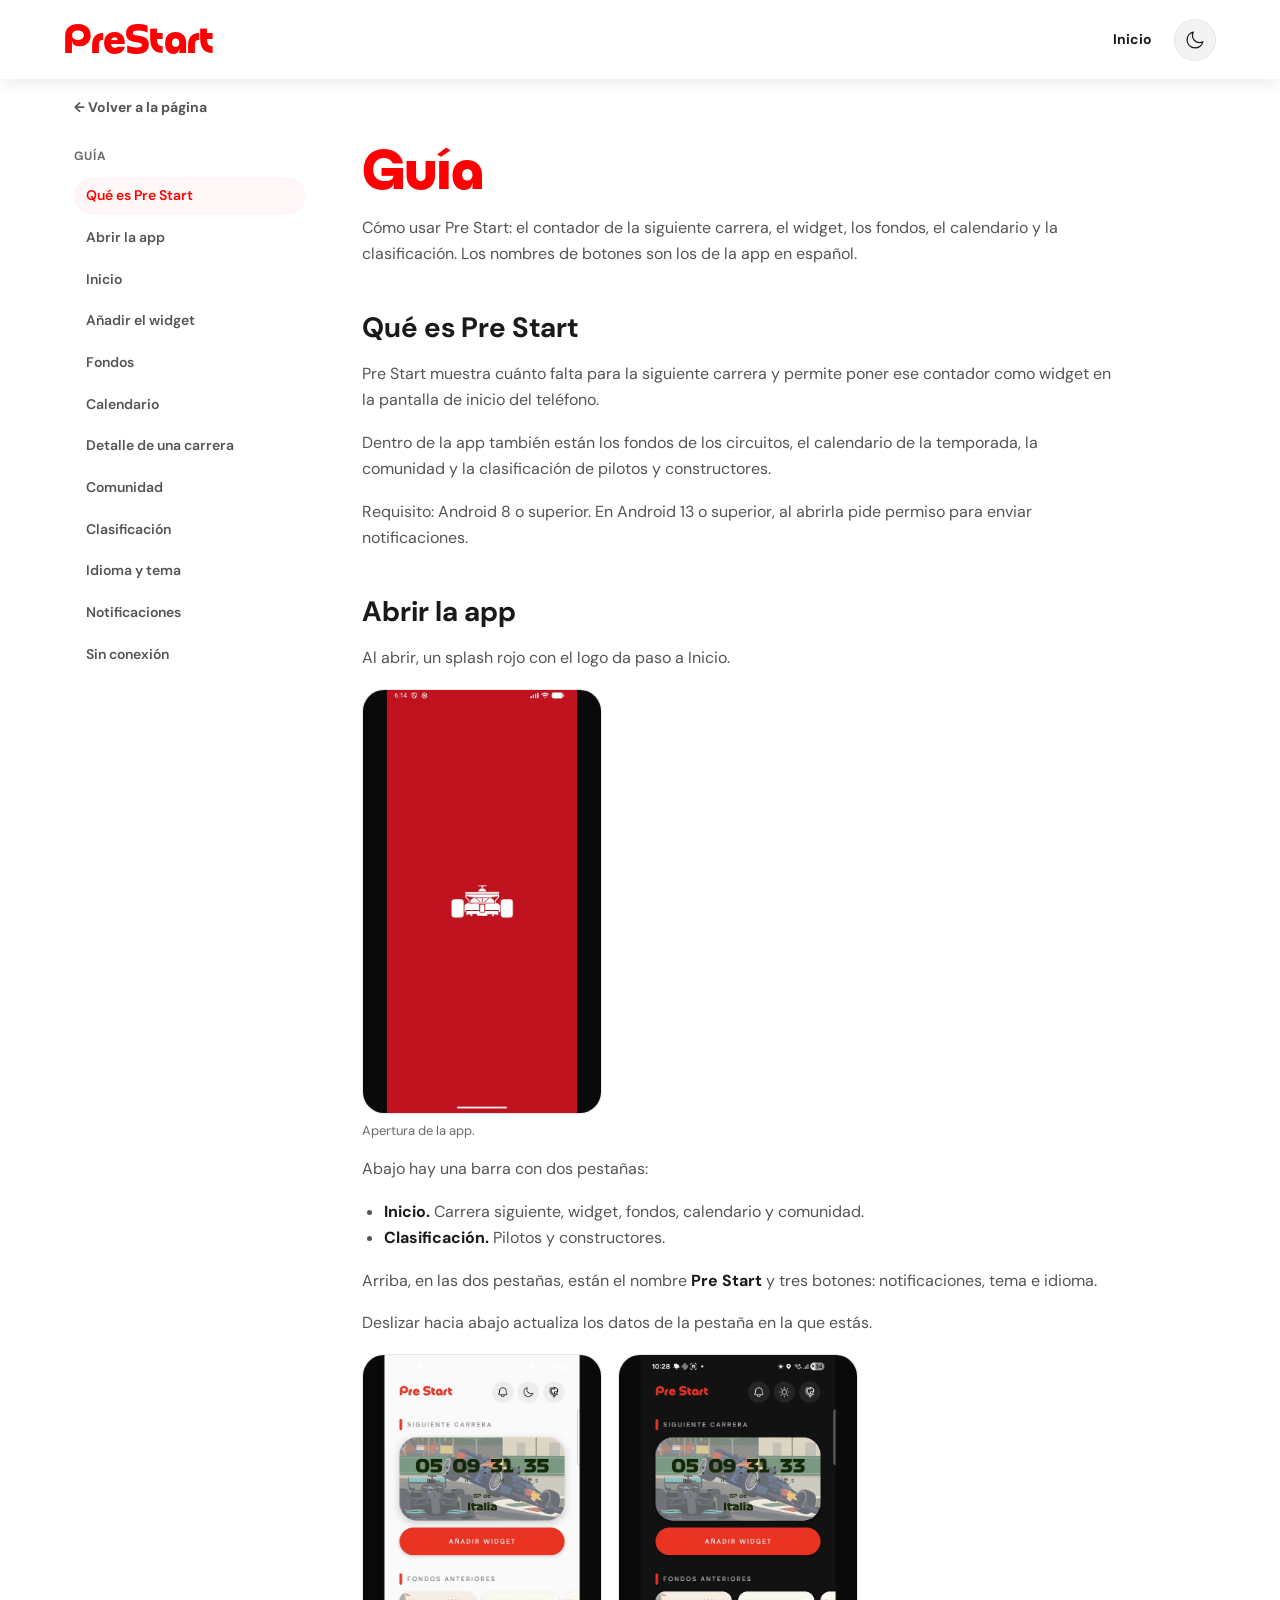
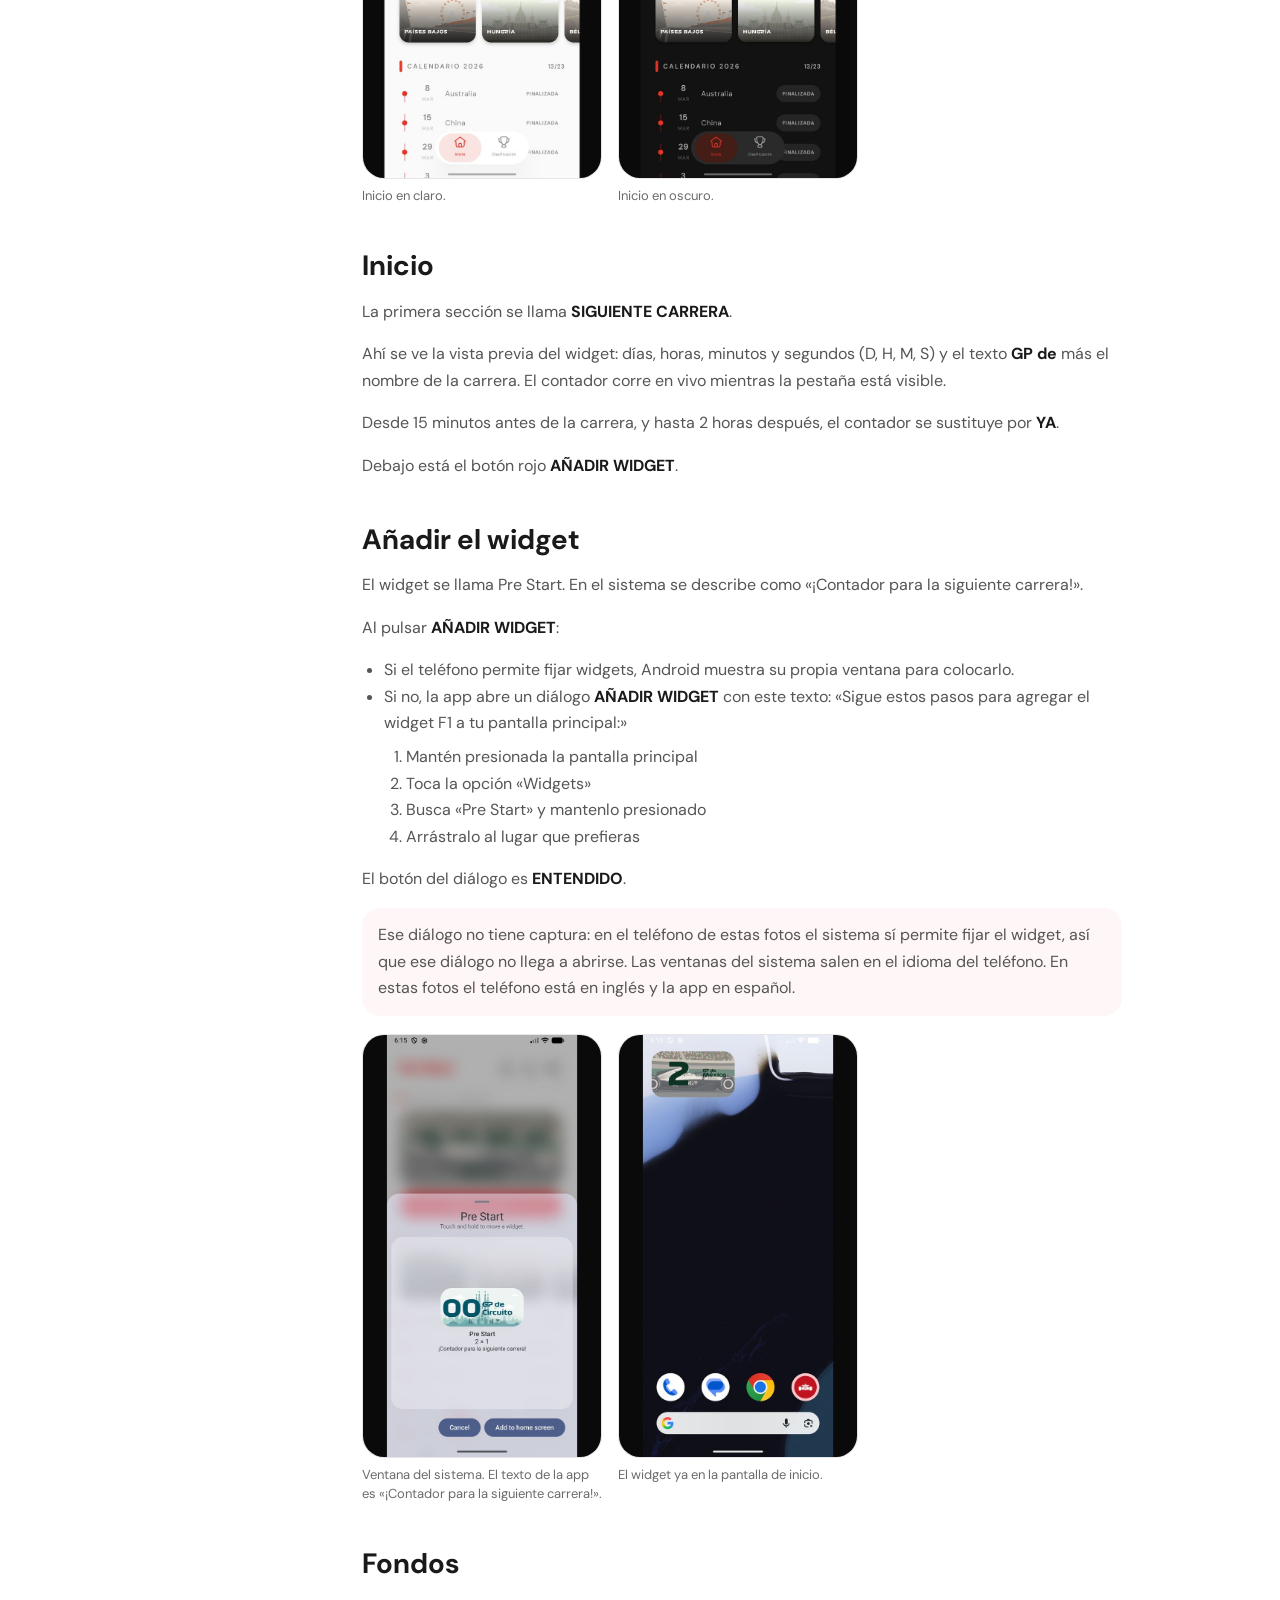
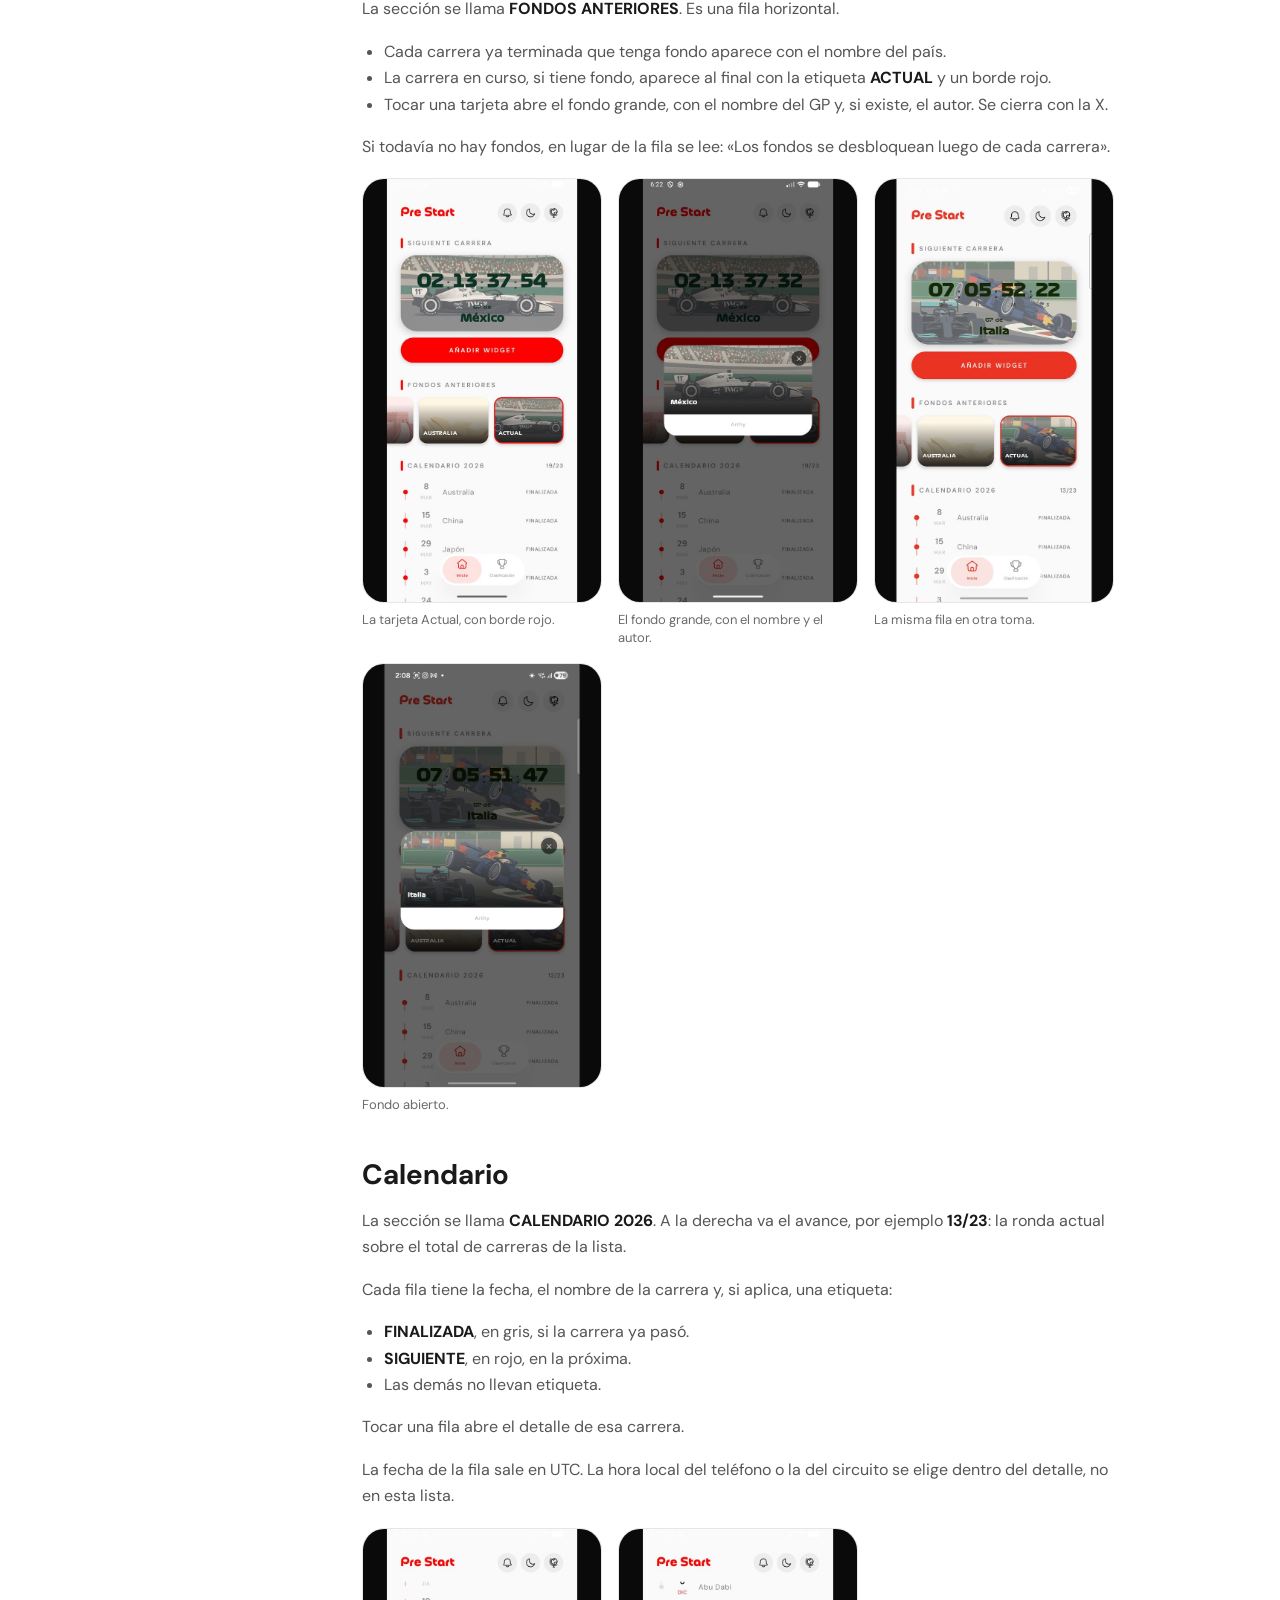
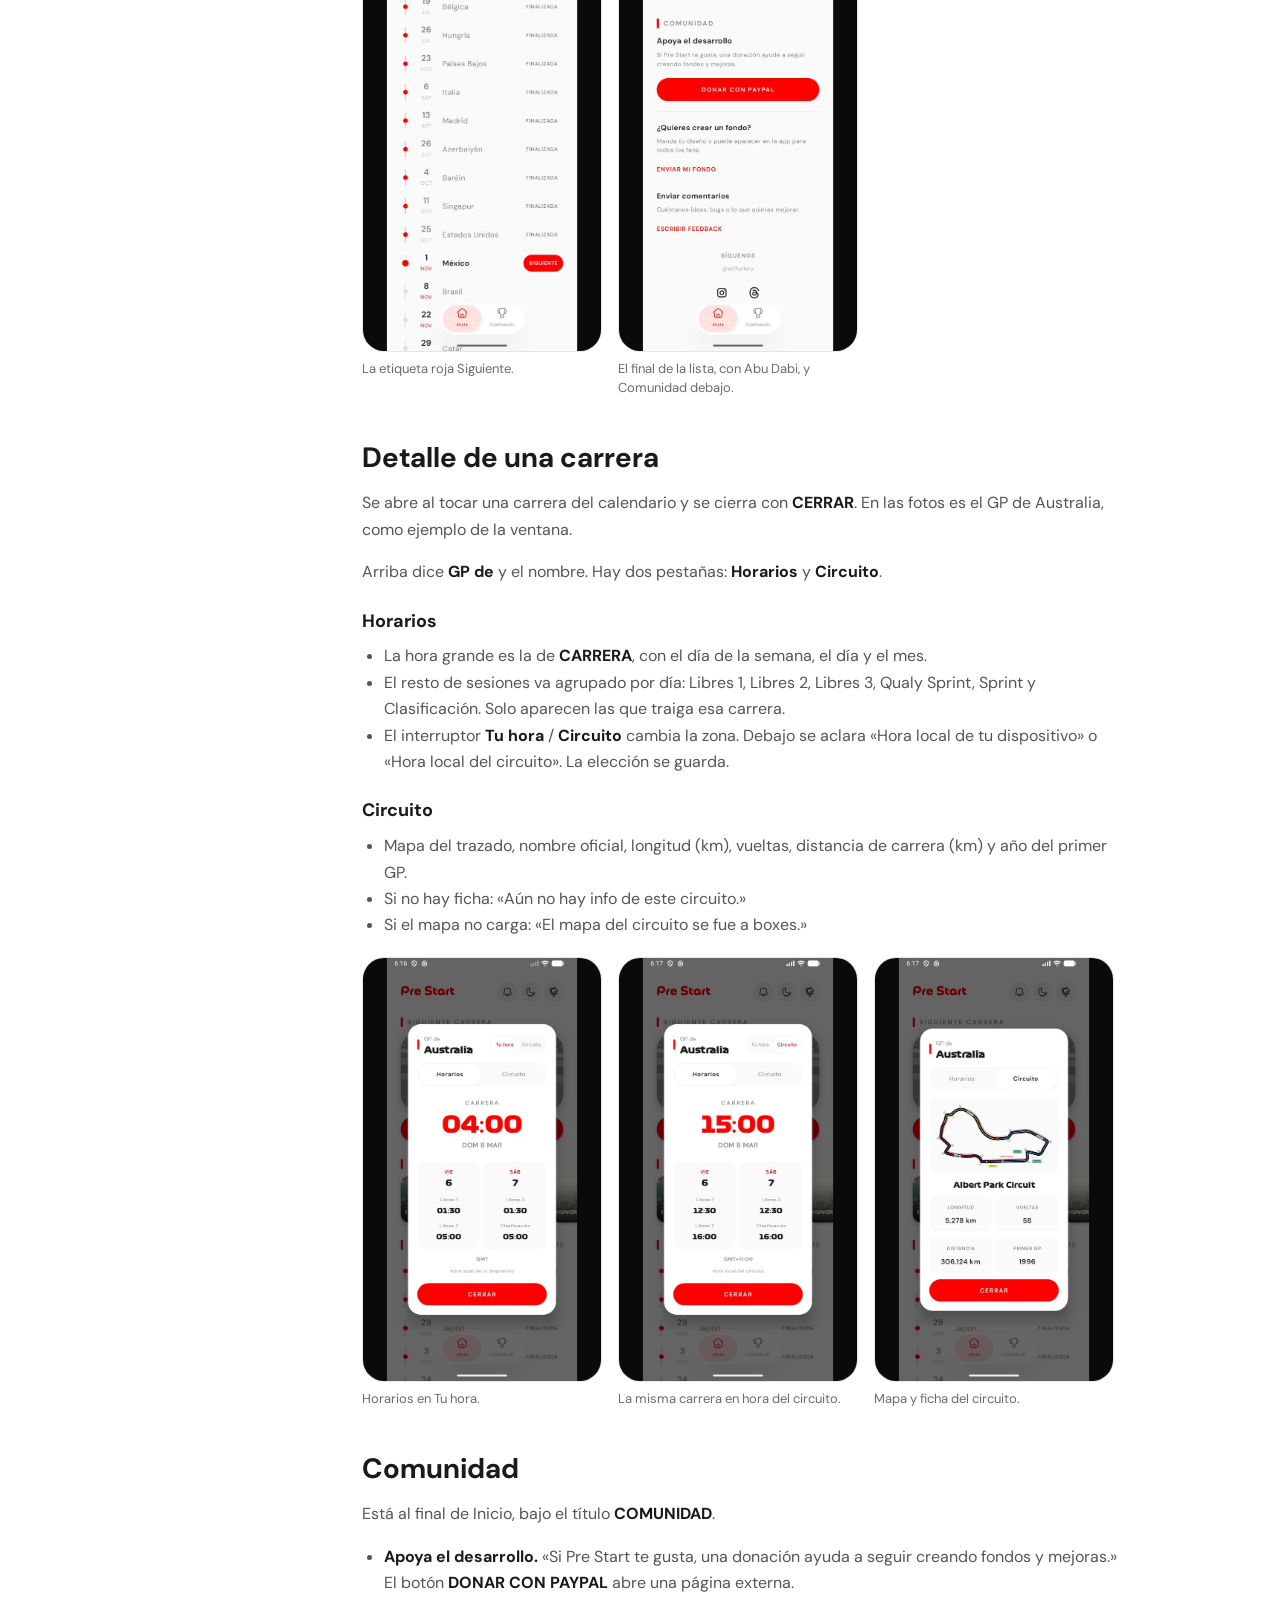
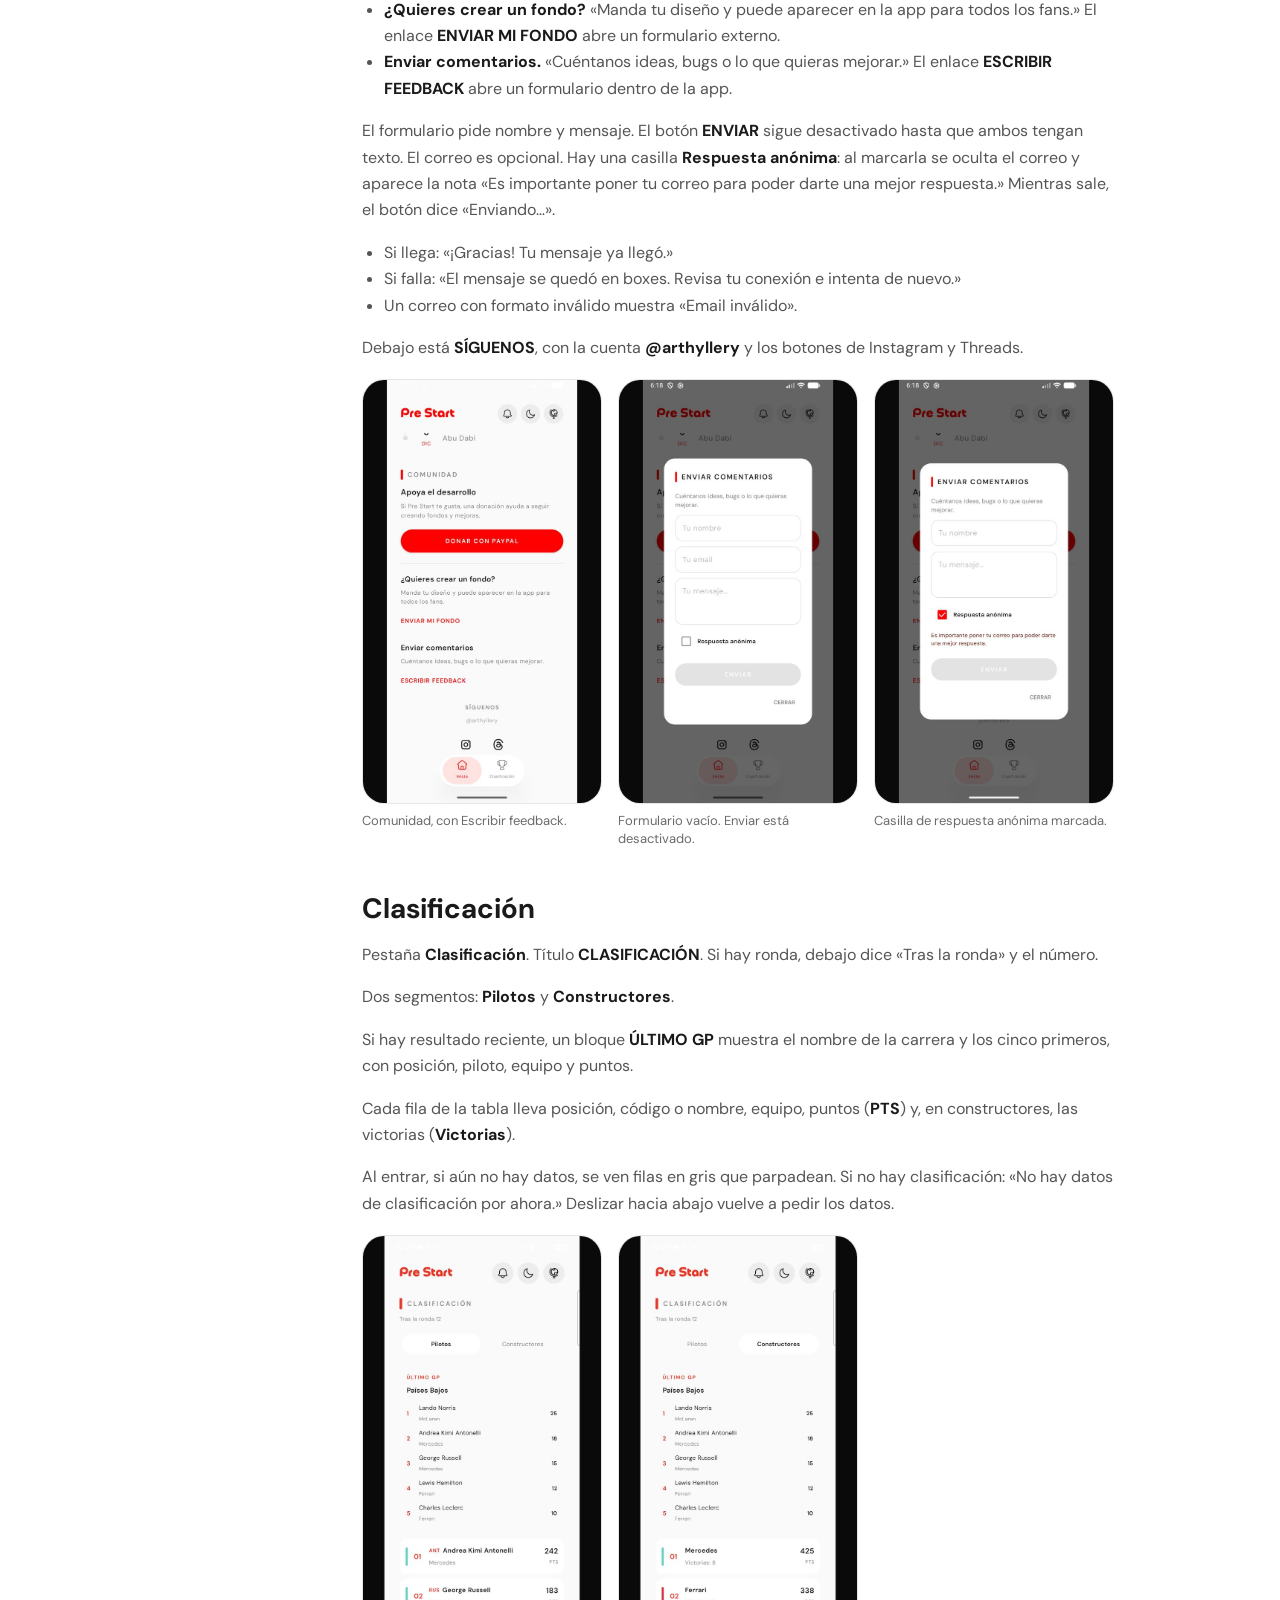
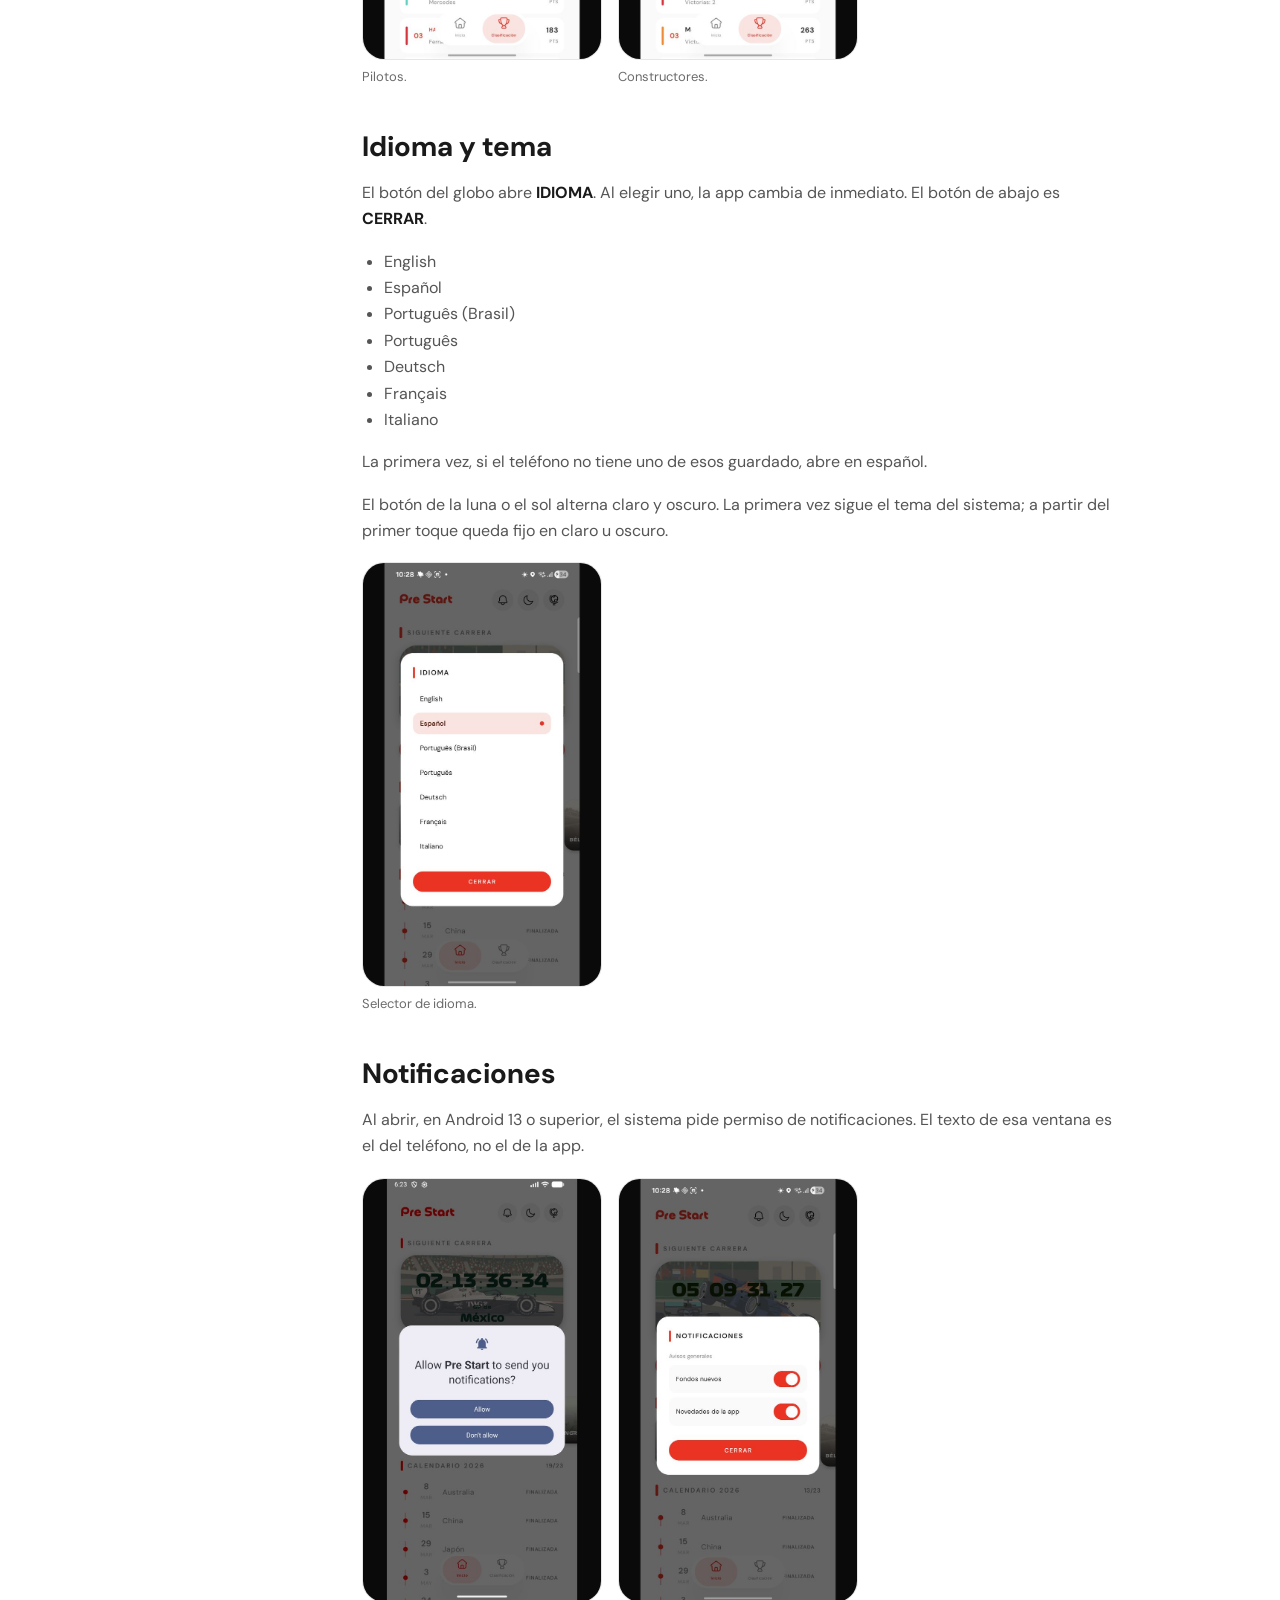
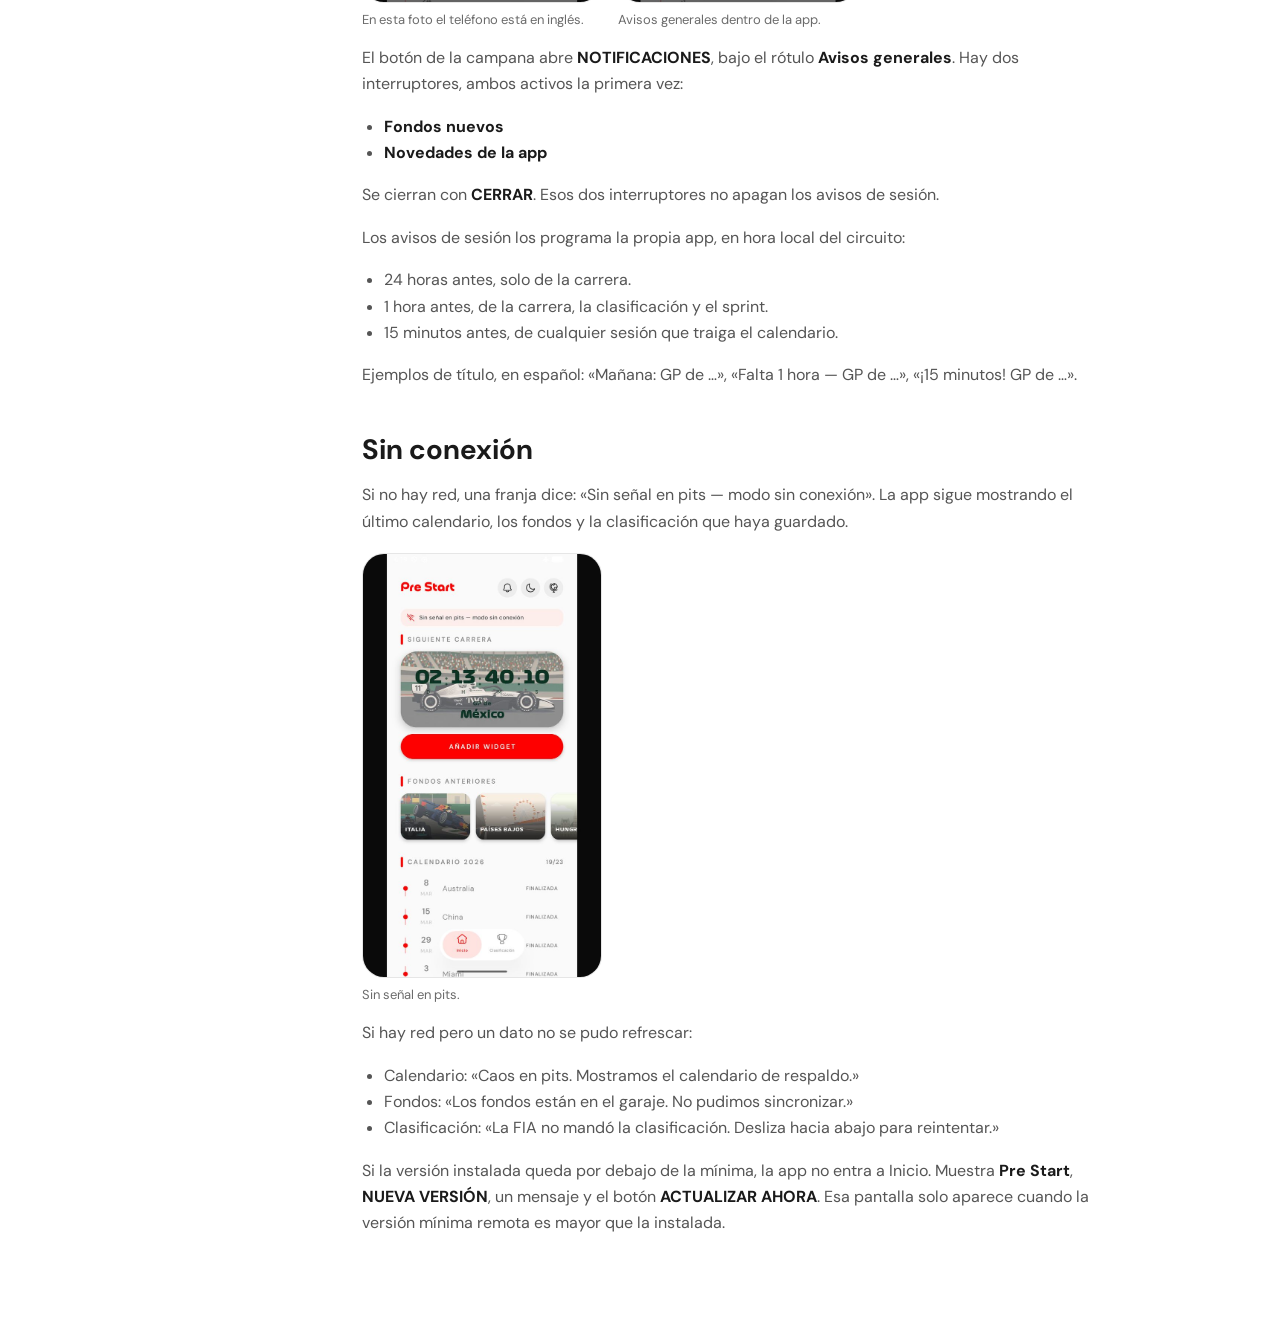
<file: docs/index.html>
<!DOCTYPE html>
<html lang="es">
<head>
  <meta charset="UTF-8" />
  <meta name="viewport" content="width=device-width, initial-scale=1.0" />
  <meta name="color-scheme" content="only light" />
  <meta name="theme-color" content="#fcfcfc" media="(prefers-color-scheme: light)" />
  <meta name="theme-color" content="#101010" media="(prefers-color-scheme: dark)" />
  <title>Guía — Pre Start</title>
  <meta name="description" content="Guía de Pre Start: widget, fondos, calendario, clasificación y notificaciones." />
  <link rel="shortcut icon" href="../favicon (4).ico" type="image/x-icon">
  <link rel="preconnect" href="https://fonts.googleapis.com">
  <link rel="preconnect" href="https://fonts.gstatic.com" crossorigin>
  <link href="https://fonts.googleapis.com/css2?family=DM+Sans:wght@400;500;700;900&display=swap" rel="stylesheet">
  <link rel="stylesheet" href="../styles.css?v=5" />
  <link rel="stylesheet" href="docs.css" />
  <script>
    (function () {
      try {
        var theme = localStorage.getItem("prestart_theme");
        if (theme === "dark" || theme === "light") {
          document.documentElement.setAttribute("data-theme", theme);
        }
      } catch (e) {}
    })();
  </script>
</head>
<body>
  <header class="site-header">
    <div class="header-inner">
      <a href="../index.html" class="logo" aria-label="PreStart inicio">PreStart</a>
      <div class="header-actions">
        <a class="header-back" href="../index.html">Inicio</a>
        <button type="button" class="theme-toggle" id="themeToggle" aria-label="Cambiar tema">
          <svg class="icon-moon" viewBox="0 0 24 24" aria-hidden="true"><path d="M21.5,14.0784C20.3003,14.7189 18.9301,15.0821 17.4751,15.0821C12.7491,15.0821 8.91792,11.2509 8.91792,6.52485C8.91792,5.06986 9.28105,3.69968 9.92163,2.5C5.66765,3.49698 2.5,7.31513 2.5,11.8731C2.5,17.1899 6.8101,21.5 12.1269,21.5C16.6849,21.5 20.503,18.3324 21.5,14.0784Z" fill="none" stroke="currentColor" stroke-width="1.5" stroke-linecap="round" stroke-linejoin="round"/></svg>
          <svg class="icon-sun" viewBox="0 0 24 24" aria-hidden="true"><path d="M17,12C17,14.7614 14.7614,17 12,17C9.23858,17 7,14.7614 7,12C7,9.23858 9.23858,7 12,7C14.7614,7 17,9.23858 17,12Z" fill="none" stroke="currentColor" stroke-width="1.5"/><path d="M12,2V3.5M12,20.5V22M19.0708,19.0713L18.0101,18.0106M5.98926,5.98926L4.9286,4.9286M22,12H20.5M3.5,12H2M19.0713,4.92871L18.0106,5.98937M5.98975,18.0107L4.92909,19.0714" fill="none" stroke="currentColor" stroke-width="1.5" stroke-linecap="round"/></svg>
        </button>
      </div>
    </div>
  </header>

  <div class="docs-top">
    <a href="../index.html">← Volver a la página</a>
  </div>

  <div class="docs-shell">
    <aside class="docs-nav" aria-label="Secciones de la guía">
      <p>Guía</p>
      <a href="#que-es">Qué es Pre Start</a>
      <a href="#abrir">Abrir la app</a>
      <a href="#inicio">Inicio</a>
      <a href="#widget">Añadir el widget</a>
      <a href="#fondos">Fondos</a>
      <a href="#calendario">Calendario</a>
      <a href="#detalle">Detalle de una carrera</a>
      <a href="#comunidad">Comunidad</a>
      <a href="#clasificacion">Clasificación</a>
      <a href="#idioma">Idioma y tema</a>
      <a href="#notificaciones">Notificaciones</a>
      <a href="#sin-conexion">Sin conexión</a>
    </aside>

    <article class="docs-content">
      <h1>Guía</h1>
      <p class="docs-lead">Cómo usar Pre Start: el contador de la siguiente carrera, el widget, los fondos, el calendario y la clasificación. Los nombres de botones son los de la app en español.</p>

      <details class="docs-menu">
        <summary>En esta guía</summary>
        <nav>
          <a href="#que-es">Qué es Pre Start</a>
          <a href="#abrir">Abrir la app</a>
          <a href="#inicio">Inicio</a>
          <a href="#widget">Añadir el widget</a>
          <a href="#fondos">Fondos</a>
          <a href="#calendario">Calendario</a>
          <a href="#detalle">Detalle de una carrera</a>
          <a href="#comunidad">Comunidad</a>
          <a href="#clasificacion">Clasificación</a>
          <a href="#idioma">Idioma y tema</a>
          <a href="#notificaciones">Notificaciones</a>
          <a href="#sin-conexion">Sin conexión</a>
        </nav>
      </details>

      <section id="que-es">
        <h2>Qué es Pre Start</h2>
        <p>Pre Start muestra cuánto falta para la siguiente carrera y permite poner ese contador como widget en la pantalla de inicio del teléfono.</p>
        <p>Dentro de la app también están los fondos de los circuitos, el calendario de la temporada, la comunidad y la clasificación de pilotos y constructores.</p>
        <p>Requisito: Android 8 o superior. En Android 13 o superior, al abrirla pide permiso para enviar notificaciones.</p>
      </section>

      <section id="abrir">
        <h2>Abrir la app</h2>
        <p>Al abrir, un splash rojo con el logo da paso a Inicio.</p>
        <div class="shots">
          <figure>
            <img src="capturas/10-splash.jpg" alt="Pantalla de apertura de Pre Start" width="640" height="1138" loading="lazy" />
            <figcaption>Apertura de la app.</figcaption>
          </figure>
        </div>
        <p>Abajo hay una barra con dos pestañas:</p>
        <ul>
          <li><strong>Inicio.</strong> Carrera siguiente, widget, fondos, calendario y comunidad.</li>
          <li><strong>Clasificación.</strong> Pilotos y constructores.</li>
        </ul>
        <p>Arriba, en las dos pestañas, están el nombre <strong>Pre Start</strong> y tres botones: notificaciones, tema e idioma.</p>
        <p>Deslizar hacia abajo actualiza los datos de la pestaña en la que estás.</p>
        <div class="shots">
          <figure>
            <img src="capturas/01-inicio-claro.jpg" alt="Inicio en tema claro" width="640" height="1138" loading="lazy" />
            <figcaption>Inicio en claro.</figcaption>
          </figure>
          <figure>
            <img src="capturas/02-inicio-oscuro.jpg" alt="Inicio en tema oscuro" width="640" height="1138" loading="lazy" />
            <figcaption>Inicio en oscuro.</figcaption>
          </figure>
        </div>
      </section>

      <section id="inicio">
        <h2>Inicio</h2>
        <p>La primera sección se llama <strong>SIGUIENTE CARRERA</strong>.</p>
        <p>Ahí se ve la vista previa del widget: días, horas, minutos y segundos (D, H, M, S) y el texto <strong>GP de</strong> más el nombre de la carrera. El contador corre en vivo mientras la pestaña está visible.</p>
        <p>Desde 15 minutos antes de la carrera, y hasta 2 horas después, el contador se sustituye por <strong>YA</strong>.</p>
        <p>Debajo está el botón rojo <strong>AÑADIR WIDGET</strong>.</p>
      </section>

      <section id="widget">
        <h2>Añadir el widget</h2>
        <p>El widget se llama Pre Start. En el sistema se describe como «¡Contador para la siguiente carrera!».</p>
        <p>Al pulsar <strong>AÑADIR WIDGET</strong>:</p>
        <ul>
          <li>Si el teléfono permite fijar widgets, Android muestra su propia ventana para colocarlo.</li>
          <li>Si no, la app abre un diálogo <strong>AÑADIR WIDGET</strong> con este texto: «Sigue estos pasos para agregar el widget F1 a tu pantalla principal:»
            <ol>
              <li>Mantén presionada la pantalla principal</li>
              <li>Toca la opción «Widgets»</li>
              <li>Busca «Pre Start» y mantenlo presionado</li>
              <li>Arrástralo al lugar que prefieras</li>
            </ol>
          </li>
        </ul>
        <p>El botón del diálogo es <strong>ENTENDIDO</strong>.</p>
        <p class="docs-note">Ese diálogo no tiene captura: en el teléfono de estas fotos el sistema sí permite fijar el widget, así que ese diálogo no llega a abrirse. Las ventanas del sistema salen en el idioma del teléfono. En estas fotos el teléfono está en inglés y la app en español.</p>
        <div class="shots">
          <figure>
            <img src="capturas/11-anadir-widget.jpg" alt="Ventana del sistema para colocar el widget" width="640" height="1138" loading="lazy" />
            <figcaption>Ventana del sistema. El texto de la app es «¡Contador para la siguiente carrera!».</figcaption>
          </figure>
          <figure>
            <img src="capturas/12-widget-escritorio.jpg" alt="Widget de Pre Start en la pantalla de inicio" width="640" height="1138" loading="lazy" />
            <figcaption>El widget ya en la pantalla de inicio.</figcaption>
          </figure>
        </div>
      </section>

      <section id="fondos">
        <h2>Fondos</h2>
        <p>La sección se llama <strong>FONDOS ANTERIORES</strong>. Es una fila horizontal.</p>
        <ul>
          <li>Cada carrera ya terminada que tenga fondo aparece con el nombre del país.</li>
          <li>La carrera en curso, si tiene fondo, aparece al final con la etiqueta <strong>ACTUAL</strong> y un borde rojo.</li>
          <li>Tocar una tarjeta abre el fondo grande, con el nombre del GP y, si existe, el autor. Se cierra con la X.</li>
        </ul>
        <p>Si todavía no hay fondos, en lugar de la fila se lee: «Los fondos se desbloquean luego de cada carrera».</p>
        <div class="shots">
          <figure>
            <img src="capturas/20-fondos-actual.jpg" alt="Fila de fondos con la tarjeta Actual" width="640" height="1138" loading="lazy" />
            <figcaption>La tarjeta Actual, con borde rojo.</figcaption>
          </figure>
          <figure>
            <img src="capturas/21-fondo-abierto.jpg" alt="Fondo de un GP abierto a pantalla completa" width="640" height="1138" loading="lazy" />
            <figcaption>El fondo grande, con el nombre y el autor.</figcaption>
          </figure>
          <figure>
            <img src="capturas/03-fondos.jpg" alt="Fila de fondos anteriores" width="640" height="1138" loading="lazy" />
            <figcaption>La misma fila en otra toma.</figcaption>
          </figure>
          <figure>
            <img src="capturas/04-fondo-abierto.jpg" alt="Fondo abierto" width="640" height="1138" loading="lazy" />
            <figcaption>Fondo abierto.</figcaption>
          </figure>
        </div>
      </section>

      <section id="calendario">
        <h2>Calendario</h2>
        <p>La sección se llama <strong>CALENDARIO 2026</strong>. A la derecha va el avance, por ejemplo <strong>13/23</strong>: la ronda actual sobre el total de carreras de la lista.</p>
        <p>Cada fila tiene la fecha, el nombre de la carrera y, si aplica, una etiqueta:</p>
        <ul>
          <li><strong>FINALIZADA</strong>, en gris, si la carrera ya pasó.</li>
          <li><strong>SIGUIENTE</strong>, en rojo, en la próxima.</li>
          <li>Las demás no llevan etiqueta.</li>
        </ul>
        <p>Tocar una fila abre el detalle de esa carrera.</p>
        <p>La fecha de la fila sale en UTC. La hora local del teléfono o la del circuito se elige dentro del detalle, no en esta lista.</p>
        <div class="shots">
          <figure>
            <img src="capturas/18-calendario-siguiente.jpg" alt="Calendario con la etiqueta Siguiente" width="640" height="1138" loading="lazy" />
            <figcaption>La etiqueta roja Siguiente.</figcaption>
          </figure>
          <figure>
            <img src="capturas/05-comunidad.jpg" alt="Final del calendario y sección comunidad" width="640" height="1138" loading="lazy" />
            <figcaption>El final de la lista, con Abu Dabi, y Comunidad debajo.</figcaption>
          </figure>
        </div>
      </section>

      <section id="detalle">
        <h2>Detalle de una carrera</h2>
        <p>Se abre al tocar una carrera del calendario y se cierra con <strong>CERRAR</strong>. En las fotos es el GP de Australia, como ejemplo de la ventana.</p>
        <p>Arriba dice <strong>GP de</strong> y el nombre. Hay dos pestañas: <strong>Horarios</strong> y <strong>Circuito</strong>.</p>
        <h3>Horarios</h3>
        <ul>
          <li>La hora grande es la de <strong>CARRERA</strong>, con el día de la semana, el día y el mes.</li>
          <li>El resto de sesiones va agrupado por día: Libres 1, Libres 2, Libres 3, Qualy Sprint, Sprint y Clasificación. Solo aparecen las que traiga esa carrera.</li>
          <li>El interruptor <strong>Tu hora</strong> / <strong>Circuito</strong> cambia la zona. Debajo se aclara «Hora local de tu dispositivo» o «Hora local del circuito». La elección se guarda.</li>
        </ul>
        <h3>Circuito</h3>
        <ul>
          <li>Mapa del trazado, nombre oficial, longitud (km), vueltas, distancia de carrera (km) y año del primer GP.</li>
          <li>Si no hay ficha: «Aún no hay info de este circuito.»</li>
          <li>Si el mapa no carga: «El mapa del circuito se fue a boxes.»</li>
        </ul>
        <div class="shots">
          <figure>
            <img src="capturas/13-detalle-horarios.jpg" alt="Horarios de la carrera en tu hora" width="640" height="1138" loading="lazy" />
            <figcaption>Horarios en Tu hora.</figcaption>
          </figure>
          <figure>
            <img src="capturas/14-detalle-hora-circuito.jpg" alt="Horarios en la hora del circuito" width="640" height="1138" loading="lazy" />
            <figcaption>La misma carrera en hora del circuito.</figcaption>
          </figure>
          <figure>
            <img src="capturas/15-detalle-circuito.jpg" alt="Mapa y ficha del circuito" width="640" height="1138" loading="lazy" />
            <figcaption>Mapa y ficha del circuito.</figcaption>
          </figure>
        </div>
      </section>

      <section id="comunidad">
        <h2>Comunidad</h2>
        <p>Está al final de Inicio, bajo el título <strong>COMUNIDAD</strong>.</p>
        <ul>
          <li><strong>Apoya el desarrollo.</strong> «Si Pre Start te gusta, una donación ayuda a seguir creando fondos y mejoras.» El botón <strong>DONAR CON PAYPAL</strong> abre una página externa.</li>
          <li><strong>¿Quieres crear un fondo?</strong> «Manda tu diseño y puede aparecer en la app para todos los fans.» El enlace <strong>ENVIAR MI FONDO</strong> abre un formulario externo.</li>
          <li><strong>Enviar comentarios.</strong> «Cuéntanos ideas, bugs o lo que quieras mejorar.» El enlace <strong>ESCRIBIR FEEDBACK</strong> abre un formulario dentro de la app.</li>
        </ul>
        <p>El formulario pide nombre y mensaje. El botón <strong>ENVIAR</strong> sigue desactivado hasta que ambos tengan texto. El correo es opcional. Hay una casilla <strong>Respuesta anónima</strong>: al marcarla se oculta el correo y aparece la nota «Es importante poner tu correo para poder darte una mejor respuesta.» Mientras sale, el botón dice «Enviando…».</p>
        <ul>
          <li>Si llega: «¡Gracias! Tu mensaje ya llegó.»</li>
          <li>Si falla: «El mensaje se quedó en boxes. Revisa tu conexión e intenta de nuevo.»</li>
          <li>Un correo con formato inválido muestra «Email inválido».</li>
        </ul>
        <p>Debajo está <strong>SÍGUENOS</strong>, con la cuenta <strong>@arthyllery</strong> y los botones de Instagram y Threads.</p>
        <div class="shots">
          <figure>
            <img src="capturas/05-comunidad.jpg" alt="Sección Comunidad" width="640" height="1138" loading="lazy" />
            <figcaption>Comunidad, con Escribir feedback.</figcaption>
          </figure>
          <figure>
            <img src="capturas/16-feedback.jpg" alt="Formulario de feedback vacío" width="640" height="1138" loading="lazy" />
            <figcaption>Formulario vacío. Enviar está desactivado.</figcaption>
          </figure>
          <figure>
            <img src="capturas/17-feedback-anonimo.jpg" alt="Feedback con respuesta anónima" width="640" height="1138" loading="lazy" />
            <figcaption>Casilla de respuesta anónima marcada.</figcaption>
          </figure>
        </div>
      </section>

      <section id="clasificacion">
        <h2>Clasificación</h2>
        <p>Pestaña <strong>Clasificación</strong>. Título <strong>CLASIFICACIÓN</strong>. Si hay ronda, debajo dice «Tras la ronda» y el número.</p>
        <p>Dos segmentos: <strong>Pilotos</strong> y <strong>Constructores</strong>.</p>
        <p>Si hay resultado reciente, un bloque <strong>ÚLTIMO GP</strong> muestra el nombre de la carrera y los cinco primeros, con posición, piloto, equipo y puntos.</p>
        <p>Cada fila de la tabla lleva posición, código o nombre, equipo, puntos (<strong>PTS</strong>) y, en constructores, las victorias (<strong>Victorias</strong>).</p>
        <p>Al entrar, si aún no hay datos, se ven filas en gris que parpadean. Si no hay clasificación: «No hay datos de clasificación por ahora.» Deslizar hacia abajo vuelve a pedir los datos.</p>
        <div class="shots">
          <figure>
            <img src="capturas/06-clasificacion-pilotos.jpg" alt="Clasificación de pilotos" width="640" height="1138" loading="lazy" />
            <figcaption>Pilotos.</figcaption>
          </figure>
          <figure>
            <img src="capturas/07-clasificacion-constructores.jpg" alt="Clasificación de constructores" width="640" height="1138" loading="lazy" />
            <figcaption>Constructores.</figcaption>
          </figure>
        </div>
      </section>

      <section id="idioma">
        <h2>Idioma y tema</h2>
        <p>El botón del globo abre <strong>IDIOMA</strong>. Al elegir uno, la app cambia de inmediato. El botón de abajo es <strong>CERRAR</strong>.</p>
        <ul>
          <li>English</li>
          <li>Español</li>
          <li>Português (Brasil)</li>
          <li>Português</li>
          <li>Deutsch</li>
          <li>Français</li>
          <li>Italiano</li>
        </ul>
        <p>La primera vez, si el teléfono no tiene uno de esos guardado, abre en español.</p>
        <p>El botón de la luna o el sol alterna claro y oscuro. La primera vez sigue el tema del sistema; a partir del primer toque queda fijo en claro u oscuro.</p>
        <div class="shots">
          <figure>
            <img src="capturas/08-idioma.jpg" alt="Selector de idioma" width="640" height="1138" loading="lazy" />
            <figcaption>Selector de idioma.</figcaption>
          </figure>
        </div>
      </section>

      <section id="notificaciones">
        <h2>Notificaciones</h2>
        <p>Al abrir, en Android 13 o superior, el sistema pide permiso de notificaciones. El texto de esa ventana es el del teléfono, no el de la app.</p>
        <div class="shots">
          <figure>
            <img src="capturas/22-permiso-notificaciones.jpg" alt="Permiso de notificaciones de Android" width="640" height="1138" loading="lazy" />
            <figcaption>En esta foto el teléfono está en inglés.</figcaption>
          </figure>
          <figure>
            <img src="capturas/09-notificaciones.jpg" alt="Ajustes de notificaciones de la app" width="640" height="1138" loading="lazy" />
            <figcaption>Avisos generales dentro de la app.</figcaption>
          </figure>
        </div>
        <p>El botón de la campana abre <strong>NOTIFICACIONES</strong>, bajo el rótulo <strong>Avisos generales</strong>. Hay dos interruptores, ambos activos la primera vez:</p>
        <ul>
          <li><strong>Fondos nuevos</strong></li>
          <li><strong>Novedades de la app</strong></li>
        </ul>
        <p>Se cierran con <strong>CERRAR</strong>. Esos dos interruptores no apagan los avisos de sesión.</p>
        <p>Los avisos de sesión los programa la propia app, en hora local del circuito:</p>
        <ul>
          <li>24 horas antes, solo de la carrera.</li>
          <li>1 hora antes, de la carrera, la clasificación y el sprint.</li>
          <li>15 minutos antes, de cualquier sesión que traiga el calendario.</li>
        </ul>
        <p>Ejemplos de título, en español: «Mañana: GP de …», «Falta 1 hora — GP de …», «¡15 minutos! GP de …».</p>
      </section>

      <section id="sin-conexion">
        <h2>Sin conexión</h2>
        <p>Si no hay red, una franja dice: «Sin señal en pits — modo sin conexión». La app sigue mostrando el último calendario, los fondos y la clasificación que haya guardado.</p>
        <div class="shots">
          <figure>
            <img src="capturas/19-sin-conexion.jpg" alt="Aviso de modo sin conexión" width="640" height="1138" loading="lazy" />
            <figcaption>Sin señal en pits.</figcaption>
          </figure>
        </div>
        <p>Si hay red pero un dato no se pudo refrescar:</p>
        <ul>
          <li>Calendario: «Caos en pits. Mostramos el calendario de respaldo.»</li>
          <li>Fondos: «Los fondos están en el garaje. No pudimos sincronizar.»</li>
          <li>Clasificación: «La FIA no mandó la clasificación. Desliza hacia abajo para reintentar.»</li>
        </ul>
        <p>Si la versión instalada queda por debajo de la mínima, la app no entra a Inicio. Muestra <strong>Pre Start</strong>, <strong>NUEVA VERSIÓN</strong>, un mensaje y el botón <strong>ACTUALIZAR AHORA</strong>. Esa pantalla solo aparece cuando la versión mínima remota es mayor que la instalada.</p>
      </section>
    </article>
  </div>

  <script src="../script.js" defer></script>
  <script>
    (function () {
      var links = document.querySelectorAll(".docs-nav a");
      var sections = [];
      links.forEach(function (link) {
        var id = link.getAttribute("href").slice(1);
        var section = document.getElementById(id);
        if (section) sections.push({ link: link, section: section });
      });
      function mark() {
        var current = sections[0];
        sections.forEach(function (item) {
          if (item.section.getBoundingClientRect().top < 120) current = item;
        });
        links.forEach(function (link) { link.classList.remove("is-active"); });
        if (current) current.link.classList.add("is-active");
      }
      document.addEventListener("scroll", mark, { passive: true });
      mark();
      document.querySelectorAll(".docs-menu a").forEach(function (link) {
        link.addEventListener("click", function () {
          var menu = link.closest("details");
          if (menu) menu.open = false;
        });
      });
    })();
  </script>
</body>
</html>
</file>
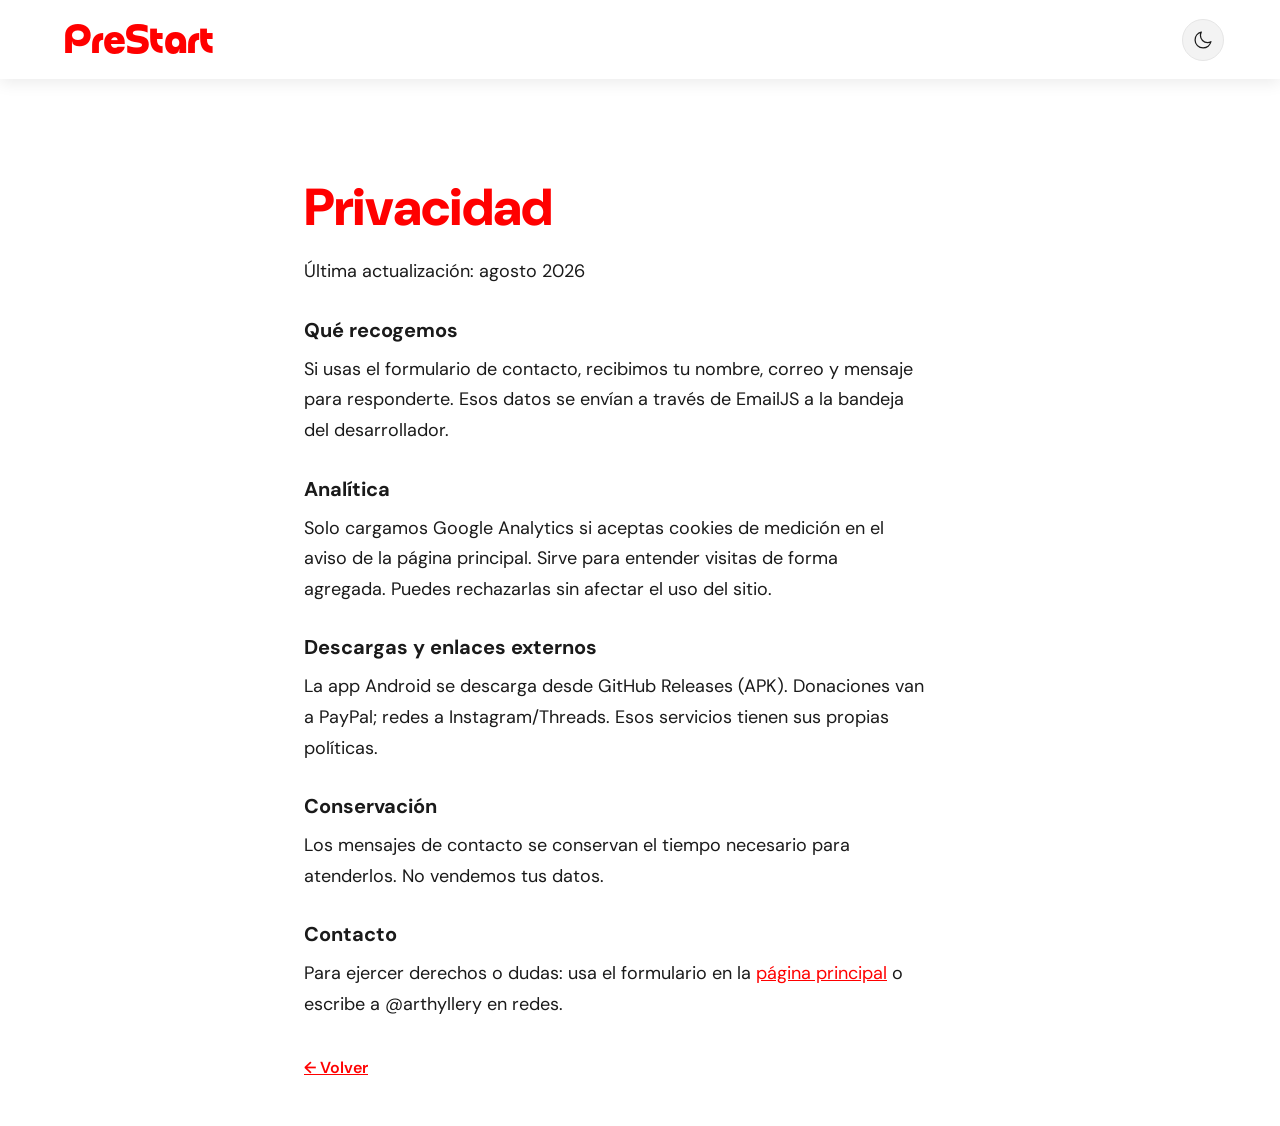
<file: privacidad.html>
<!DOCTYPE html>
<html lang="es">
<head>
  <meta charset="UTF-8" />
  <meta name="viewport" content="width=device-width, initial-scale=1.0" />
  <meta name="color-scheme" content="only light" />
  <meta name="theme-color" content="#fcfcfc" media="(prefers-color-scheme: light)" />
  <meta name="theme-color" content="#101010" media="(prefers-color-scheme: dark)" />
  <meta name="referrer" content="strict-origin-when-cross-origin" />
  <title>Privacidad — Pre Start</title>
  <link rel="preconnect" href="https://fonts.googleapis.com">
  <link rel="shortcut icon" href="favicon (4).ico" type="image/x-icon">
  <link rel="preconnect" href="https://fonts.gstatic.com" crossorigin>
  <link href="https://fonts.googleapis.com/css2?family=DM+Sans:wght@400;500;700;900&display=swap" rel="stylesheet">
  <link rel="stylesheet" href="styles.css?v=5" />
  <script>
    (function () {
      try {
        var theme = localStorage.getItem("prestart_theme");
        if (theme === "dark" || theme === "light") {
          document.documentElement.setAttribute("data-theme", theme);
        }
      } catch (e) {}
    })();
  </script>
</head>
<body>
  <header class="site-header">
    <div class="header-inner">
      <a href="index.html" class="logo" aria-label="PreStart inicio">PreStart</a>
      <button type="button" class="theme-toggle" id="themeToggle" aria-label="Cambiar tema">
        <svg class="icon-moon" viewBox="0 0 24 24" aria-hidden="true"><path d="M21.5,14.0784C20.3003,14.7189 18.9301,15.0821 17.4751,15.0821C12.7491,15.0821 8.91792,11.2509 8.91792,6.52485C8.91792,5.06986 9.28105,3.69968 9.92163,2.5C5.66765,3.49698 2.5,7.31513 2.5,11.8731C2.5,17.1899 6.8101,21.5 12.1269,21.5C16.6849,21.5 20.503,18.3324 21.5,14.0784Z" fill="none" stroke="currentColor" stroke-width="1.5" stroke-linecap="round" stroke-linejoin="round"/></svg>
        <svg class="icon-sun" viewBox="0 0 24 24" aria-hidden="true"><path d="M17,12C17,14.7614 14.7614,17 12,17C9.23858,17 7,14.7614 7,12C7,9.23858 9.23858,7 12,7C14.7614,7 17,9.23858 17,12Z" fill="none" stroke="currentColor" stroke-width="1.5"/><path d="M12,2V3.5M12,20.5V22M19.0708,19.0713L18.0101,18.0106M5.98926,5.98926L4.9286,4.9286M22,12H20.5M3.5,12H2M19.0713,4.92871L18.0106,5.98937M5.98975,18.0107L4.92909,19.0714" fill="none" stroke="currentColor" stroke-width="1.5" stroke-linecap="round"/></svg>
      </button>
    </div>
  </header>

  <main class="section privacy-page">
    <div class="container privacy-content">
      <h1 class="section-title">Privacidad</h1>
      <p class="section-text">Última actualización: agosto 2026</p>

      <h2>Qué recogemos</h2>
      <p class="section-text">Si usas el formulario de contacto, recibimos tu nombre, correo y mensaje para responderte. Esos datos se envían a través de EmailJS a la bandeja del desarrollador.</p>

      <h2>Analítica</h2>
      <p class="section-text">Solo cargamos Google Analytics si aceptas cookies de medición en el aviso de la página principal. Sirve para entender visitas de forma agregada. Puedes rechazarlas sin afectar el uso del sitio.</p>

      <h2>Descargas y enlaces externos</h2>
      <p class="section-text">La app Android se descarga desde GitHub Releases (APK). Donaciones van a PayPal; redes a Instagram/Threads. Esos servicios tienen sus propias políticas.</p>

      <h2>Conservación</h2>
      <p class="section-text">Los mensajes de contacto se conservan el tiempo necesario para atenderlos. No vendemos tus datos.</p>

      <h2>Contacto</h2>
      <p class="section-text">Para ejercer derechos o dudas: usa el formulario en la <a href="index.html#contacto">página principal</a> o escribe a @arthyllery en redes.</p>

      <p class="privacy-back"><a href="index.html">← Volver</a></p>
    </div>
  </main>
  <script src="script.js" defer></script>
</body>
</html>
</file>
<file: styles.css>
@font-face {
  font-family: 'Cubao';
  src: url('Cubao_Free_Regular.otf') format('opentype');
  font-weight: normal;
  font-style: normal;
  font-display: swap;
}

@font-face {
  font-family: 'Qurova';
  src: url('qurova.otf') format('opentype');
  font-weight: 700;
  font-style: normal;
  font-display: swap;
}

:root {
  --red: #ff0000;
  --red-dark: #d60000;
  --red-alt: #fe0000;
  --yellow: #ffdb0c;
  --blue: #2d05db;
  --green: #5fcf09;

  --bg: #ffffff;
  --surface: #ffffff;
  --surface-soft: #fff7f7;
  --surface-muted: #f3f3f3;
  --surface-raised: #ffffff;
  --text: #1a1a1a;
  --text-muted: #555;
  --text-soft: #6b6b6b;
  --border: #e6e6e6;
  --install-line: #ffd6d6;
  --header-shadow: 0 4px 15px rgba(0, 0, 0, 0.08);
  --phone-bg: #ffffff;
  color-scheme: only light;

  --font-brand: "Cubao", "DM Sans", sans-serif;
  --font-logo: "Qurova", "DM Sans", sans-serif;
  --font-heading: "DM Sans", sans-serif;
  --font-body: "DM Sans", sans-serif;
  
  --radius-card: 35px;
  --radius-pill: 999px;
  --max-width: 1200px;
  --header-h: 79px;
}

*,
*::before,
*::after {
  box-sizing: border-box;
}



html {
  overflow-x: hidden;
  scroll-behavior: smooth;
  -webkit-text-size-adjust: 100%;
}

body {
  margin: 0;
  padding: 0;
  background: var(--bg);
  color: var(--text);
  font-family: var(--font-body);
  font-size: 16px;
  line-height: 1.55;
  -webkit-font-smoothing: antialiased;
  -moz-osx-font-smoothing: grayscale;
  overflow-x: hidden;

}

img {
  display: block;
  max-width: 100%;
  height: auto;
}

a {
  color: inherit;
  text-decoration: none;
}

button {
  font-family: inherit;
  cursor: pointer;
  border: 0;
  background: none;
}

.sr-only {
  position: absolute;
  width: 1px;
  height: 1px;
  padding: 0;
  margin: -1px;
  overflow: hidden;
  clip: rect(0, 0, 0, 0);
  white-space: nowrap;
  border: 0;
}

.container {
  width: 100%;
  max-width: var(--max-width);
  margin: 0 auto;
  padding: 0 24px;
}

.logo {
  font-family: var(--font-logo);
  font-size: clamp(30px, 8vw, 40px);
  font-weight: 700;
  letter-spacing: -0.01em;
  margin-top: 6px;
  color: transparent;
  -webkit-text-fill-color: transparent;
  background-image: url("data:image/svg+xml,%3Csvg xmlns='http://www.w3.org/2000/svg' width='4' height='4'%3E%3Crect width='4' height='4' fill='%23ff0000'/%3E%3C/svg%3E");
  background-repeat: repeat;
  -webkit-background-clip: text;
  background-clip: text;
  color-scheme: only light;
  line-height: 1;
}

.site-header {
  width: 100%;
  position: sticky;
  top: 0;
  z-index: 50;
  height: var(--header-h);
  background: var(--surface);
  box-shadow: var(--header-shadow);
}

.header-inner {
  height: 100%;
  max-width: var(--max-width);
  margin: 0 auto;
  padding: 0 24px;
  display: flex;
  align-items: center;
  justify-content: center;
  position: relative;
}

.logo img {
  height: 42px;
  width: auto;
  object-fit: contain;
}

.header-actions {
  position: absolute;
  right: 16px;
  top: 50%;
  transform: translateY(-50%);
  display: flex;
  align-items: center;
  gap: 10px;
}

.header-guide {
  font-family: var(--font-heading);
  font-weight: 700;
  font-size: 14px;
  color: var(--text);
  padding: 8px 12px;
  border-radius: 999px;
}

.header-guide:hover {
  color: var(--red);
}

.header-inner > .theme-toggle {
  position: absolute;
  right: 16px;
  top: 50%;
  transform: translateY(-50%);
}

.theme-toggle {
  width: 42px;
  height: 42px;
  border-radius: 50%;
  border: 1px solid var(--border);
  background: var(--surface-muted);
  color: var(--text);
  display: inline-flex;
  align-items: center;
  justify-content: center;
  flex-shrink: 0;
}

.theme-toggle svg {
  width: 20px;
  height: 20px;
}

.theme-toggle .icon-sun {
  display: none;
}

:root[data-theme="dark"] .theme-toggle .icon-moon,
:root:not([data-theme="light"]) .theme-toggle .icon-sun {
  display: none;
}

:root[data-theme="dark"] .theme-toggle .icon-sun {
  display: block;
}

.header-nav {
  display: none;
}

@media (min-width: 900px) {
  .header-inner {
    justify-content: space-between;
  }

  .header-actions {
    position: static;
    transform: none;
  }

  .header-guide {
    display: none;
  }

  .header-nav {
    display: flex;
    align-items: center;
    gap: 32px;
  }

  .header-nav a {
    font-family: var(--font-heading);
    font-weight: 600;
    font-size: 15px;
    color: var(--text);
    transition: color 0.2s ease;
  }

  .header-nav a:hover {
    color: var(--red);
  }

  .header-nav .nav-cta {
    background: var(--red);
    color: #fff;
    padding: 10px 22px;
    border-radius: var(--radius-pill);
  }

  .header-nav .nav-cta:hover {
    background: var(--red-dark);
    color: #fff;
  }
}

.hero {
  padding: clamp(24px, 5vw, 40px) 0 0;
}

.hero-inner {
  max-width: var(--max-width);
  margin: 0 auto;
  padding: 0 clamp(16px, 4vw, 24px);
  display: flex;
  flex-direction: column;
  gap: clamp(28px, 6vw, 48px);
}

.hero-copy {
  text-align: center;
  width: 100%;
  max-width: 520px;
  margin: 0 auto;
}

.hero-title {
  font-family: var(--font-brand);
  font-weight: 400;
  font-size: clamp(44px, 11vw, 64px);
  line-height: 1;
  letter-spacing: -0.02em;
  color: var(--text);
  margin: 0 0 24px;
}

.hero-title span {
  display: block;
}

.hero-text {
  font-size: clamp(34px, 10vw, 55px);
  max-width: 520px;
  width: 100%;
  line-height: 1.08;
  margin: 0 auto 28px;
  font-family: var(--font-brand);
}

.btn {
  display: inline-flex;
  align-items: center;
  justify-content: center;
  font-family: var(--font-heading);
  font-weight: 600;
  font-size: clamp(16px, 4vw, 20px);
  letter-spacing: 0.04em;
  transition: transform 0.15s ease, background 0.2s ease, box-shadow 0.2s ease;
  user-select: none;
}

.btn:active {
  transform: scale(0.98);
}

.btn-primary {
  background: var(--red);
  color: #fff;
}

.btn-primary:hover {
  background: var(--red-dark);
}

.btn-pill {
  width: 100%;
  max-width: 277px;
  height: 54px;
  border-radius: var(--radius-pill);
}

.store-badge {
  display: inline-flex;
  align-items: center;
  justify-content: center;
  gap: 8px;
  margin-top: 20px;
  font-family: var(--font-heading);
  font-weight: 400;
  font-size: clamp(15px, 3.8vw, 18px);
  color: var(--text);
}

.store-icon {
  width: 22px;
  height: auto;
  flex-shrink: 0;
}

.apk-trust {
  max-width: 360px;
  margin: 12px auto 0;
  font-size: 13px;
  line-height: 1.4;
  color: var(--text-soft);
  word-break: normal;
}

.apk-install {
  position: relative;
  z-index: 6;
  width: 100%;
  max-width: 277px;
  margin: 12px auto 0;
  text-align: left;
  border: 0;
  background: transparent;
  overflow: visible;
}

.apk-install summary {
  display: flex;
  align-items: center;
  justify-content: space-between;
  gap: 12px;
  height: 54px;
  padding: 0 8px 0 22px;
  border-radius: 999px;
  background: var(--surface);
  border: 1.5px solid var(--red);
  cursor: pointer;
  list-style: none;
  font-family: var(--font-heading);
  font-weight: 600;
  font-size: 14px;
  color: var(--red);
  user-select: none;
  box-shadow: 0 6px 16px rgba(255, 0, 0, 0.06);
}

.apk-install summary::-webkit-details-marker {
  display: none;
}

.apk-install__chev {
  width: 28px;
  height: 28px;
  border-radius: 50%;
  background: var(--surface-soft);
  flex-shrink: 0;
  position: relative;
  transition: transform 0.2s ease, background 0.2s ease;
}

.apk-install__chev::before,
.apk-install__chev::after {
  content: "";
  position: absolute;
  top: 50%;
  left: 50%;
  background: var(--red);
  border-radius: 1px;
  transform: translate(-50%, -50%);
}

.apk-install__chev::before {
  width: 12px;
  height: 2px;
}

.apk-install__chev::after {
  width: 2px;
  height: 12px;
  transition: opacity 0.15s ease;
}

.apk-install[open] summary {
  background: var(--red);
  color: #fff;
}

.apk-install[open] .apk-install__chev {
  background: #fff;
}

.apk-install[open] .apk-install__chev::before,
.apk-install[open] .apk-install__chev::after {
  background: var(--red);
}

.apk-install[open] .apk-install__chev::after {
  opacity: 0;
}

.apk-install__body {
  position: absolute;
  left: 0;
  right: 0;
  top: calc(100% + 10px);
  padding: 14px;
  background: var(--surface);
  border-radius: 28px;
  border: 1px solid var(--install-line);
  box-shadow: 0 18px 40px rgba(0, 0, 0, 0.12);
}

.apk-install__steps {
  list-style: none;
  margin: 0;
  padding: 0;
  display: flex;
  flex-direction: column;
  gap: 10px;
}

.apk-install__steps li {
  display: flex;
  align-items: flex-start;
  gap: 12px;
  margin: 0;
  padding: 12px 14px;
  border-radius: 999px;
  background: var(--surface-raised);
  border: 1px solid var(--border);
  font-size: 13px;
  line-height: 1.45;
  color: var(--text-muted);
}

.apk-install__num {
  flex-shrink: 0;
  width: 26px;
  height: 26px;
  border-radius: 50%;
  background: var(--red);
  color: #fff;
  font-family: var(--font-heading);
  font-weight: 700;
  font-size: 13px;
  display: inline-flex;
  align-items: center;
  justify-content: center;
}

.phones-showcase {
  display: flex;
  justify-content: center;
  padding: 24px 0 0;
  width: 100%;
  overflow: visible;
}

.phones-card {
  position: relative;
  width: min(100%, 356px);
  aspect-ratio: 356 / 381;
  background: var(--red);
  border-radius: var(--radius-card);
  margin-top: clamp(100px, 28vw, 140px);
  overflow: visible;
}

.phone {
  position: absolute;
  width: 33%;
  aspect-ratio: 117 / 253;
  border-radius: 12px;
  overflow: hidden;
  background: var(--phone-bg);
  box-shadow: 11px 19px 12.5px rgba(0, 0, 0, 0.25);
}

.phone img {
  width: 100%;
  height: 100%;
  object-fit: cover;
}

.phone-left {
  left: 2%;
  top: -35%;
  transform: rotate(-9.5deg);
}

.phone-center {
  left: 33%;
  top: -30%;
  transform: rotate(1deg);
  z-index: 2;
}

.phone-right {
  right: 2%;
  top: -28%;
  transform: rotate(8deg);
}

.texto-cuadrodos {
  position: absolute;
  left: 0;
  right: 0;
  bottom: 10%;
  margin: 0;
  padding: 0 20px;
  text-align: center;
  font-size: clamp(30px, 9.5vw, 55px);
  line-height: 1.15;
  word-spacing: 0.35em;
  color: #fff;
  font-family: var(--font-brand);
  z-index: 3;
}

.section {
  padding: 40px 0;
}

.section-description {
  padding-top: 120px;
  text-align: center;
}

.section-title {
  font-family: var(--font-heading);
  font-weight: 900;
  font-size: clamp(32px, 7vw, 44px);
  line-height: 1.1;
  color: var(--red);
  margin: 0 0 20px;
  letter-spacing: -0.02em;
}

.section-text {
  font-size: 18px;
  line-height: 1.7;
  color: var(--text);
  margin: 0 auto;
  max-width: 620px;
}

.section-contact {
  text-align: center;
  padding-bottom: 20px;
}

.contact-form {
  position: relative;
  max-width: 356px;
  margin: 40px auto 0;
  display: flex;
  flex-direction: column;
  align-items: center;
  gap: 16px;
}

.form-card {
  width: 100%;
  min-height: 123px;
  border: 1px solid var(--red);
  border-radius: 15px;
  padding: 16px;
  display: flex;
  flex-direction: column;
  gap: 10px;
  background: var(--surface);
  margin-top: -20px;
}

.form-card input,
.form-card textarea {
  width: 100%;
  font-family: var(--font-body);
  font-size: 14px;
  color: var(--text);
  background: transparent;
  border: 0;
  outline: none;
  padding: 6px 4px;
  resize: none;
}

.form-card input::placeholder,
.form-card textarea::placeholder {
  color: var(--text-soft);
}

.form-card input:focus,
.form-card textarea:focus {
  background: var(--surface-soft);
  border-radius: 6px;
}

.btn-send {
  width: 100%;
  max-width: 356px;
}

.form-feedback {
  min-height: 20px;
  margin: 0;
  font-size: 13px;
  color: var(--red);
}

.form-feedback.success {
  color: #0a8f2a;
}

.social-row {
  display: flex;
  gap: 15px;
  justify-content: center;
  align-items: center;
  max-width: 356px;
  margin: 16px auto 0;
  flex-wrap: wrap;
}
.social-row p{
  font-weight: 700;
  margin-left: 0;
}

.social-btn {
  height: 54px;
  background: var(--red);
  color: #fff;
  display: inline-flex;
  align-items: center;
  justify-content: center;
  gap: 8px;
  transition: background 0.2s ease, transform 0.15s ease;
}

.social-btn:hover {
  background: var(--red-dark);
}

.social-btn:active {
  transform: scale(0.96);
}

.social-btn--circle {
  width: 54px;
  border-radius: 50%;
}

.social-btn--circle svg {
  width: 22px;
  height: 22px;
  fill: #fff;
}

.social-btn--pill {
  min-width: 116px;
  padding: 0 20px;
  border-radius: var(--radius-pill);
  font-family: var(--font-heading);
  font-weight: 700;
  font-size: 14px;
  letter-spacing: 0.03em;
}
.btn-donate {

  margin-bottom: 18px;
  margin-top: 18px;
}

.social-btn--pill .info-icon {
  width: 20px;
  height: 20px;
}

.btn-loading {
  pointer-events: none;
  opacity: 0.7;
}

/* spinner */
.btn-loading::after {
  content: "";
  width: 18px;
  height: 18px;
  margin-left: 10px;
  border: 2px solid #fff;
  border-top: 2px solid transparent;
  border-radius: 50%;
  display: inline-block;
  animation: spin 0.8s linear infinite;
}

@keyframes spin {
  to {
    transform: rotate(360deg);
  }
}

.hp-field {
  position: absolute;
  left: -10000px;
  top: auto;
  width: 1px;
  height: 1px;
  overflow: hidden;
}

.privacy-check {
  display: flex;
  align-items: flex-start;
  gap: 10px;
  max-width: 356px;
  width: 100%;
  text-align: left;
  font-size: 13px;
  line-height: 1.4;
  color: var(--text-muted);
}

.privacy-check input {
  margin-top: 3px;
  flex-shrink: 0;
}

.privacy-check a {
  color: var(--red);
  text-decoration: underline;
}

.recaptcha-host {
  display: flex;
  justify-content: center;
  width: 100%;
  min-height: 78px;
}

.cookie-consent {
  position: fixed;
  left: 16px;
  right: 16px;
  bottom: 16px;
  z-index: 100;
}

.cookie-consent__inner {
  max-width: 560px;
  margin: 0 auto;
  padding: 18px 20px;
  background: var(--surface);
  border: 1px solid var(--border);
  border-radius: 16px;
  box-shadow: 0 12px 40px rgba(0, 0, 0, 0.14);
}

.cookie-consent__title {
  margin: 0 0 6px;
  font-family: var(--font-heading);
  font-weight: 700;
  font-size: 16px;
}

.cookie-consent__text {
  margin: 0 0 14px;
  font-size: 13px;
  line-height: 1.45;
  color: var(--text-muted);
}

.cookie-consent__text a {
  color: var(--red);
  text-decoration: underline;
}

.cookie-consent__actions {
  display: flex;
  flex-wrap: wrap;
  gap: 10px;
}

.cookie-btn {
  width: auto;
  min-width: 120px;
  height: 42px;
  max-width: none;
  padding: 0 18px;
  font-size: 14px;
}

.cookie-btn--ghost {
  background: var(--surface-muted);
  color: var(--text);
}

.cookie-btn--ghost:hover {
  background: var(--border);
}

.privacy-page {
  padding-top: 48px;
  padding-bottom: 64px;
}

.privacy-content {
  max-width: 720px;
}

.privacy-content h2 {
  margin: 28px 0 8px;
  font-family: var(--font-heading);
  font-size: 20px;
  color: var(--text);
}

.privacy-content .section-text {
  margin-left: 0;
  margin-right: 0;
  text-align: left;
}

.privacy-content a {
  color: var(--red);
  text-decoration: underline;
}

.privacy-back {
  margin-top: 36px;
  font-weight: 600;
}

@media (min-width: 768px) {
  .hero {
    padding: 60px 0 0;
  }

  .hero-inner {
    flex-direction: row;
    align-items: center;
    gap: clamp(40px, 5vw, 64px);
    padding-top: 40px;
    padding-bottom: 40px;
  }

  .hero-copy {
    display: flex;
    flex-direction: column;
    align-items: center;
    flex: 0 1 420px;
    max-width: 420px;
    margin: 0;
  }

  .btn {
    order: 2;
  }

  .store-badge {
    order: 4;
    margin-top: 12px;
  }

  .apk-trust {
    order: 5;
  }

  .apk-install {
    order: 3;
    margin-top: 12px;
  }

  .hero-text {
    font-size: clamp(42px, 5vw, 65px);
    margin-left: 0;
    margin-right: 0;
  }

  .phones-showcase {
    flex: 1;
    padding: 0;
    justify-content: flex-end;
    min-width: 0;
  }

  .phones-card {
    width: 100%;
    max-width: 520px;
    aspect-ratio: 520 / 420;
    margin-top: 0;
  }

  .phone {
    width: 28%;
  }

  .phone-left {
    top: -20%;
    left: 6%;
  }

  .phone-center {
    top: -12%;
    left: 36%;
  }

  .phone-right {
    top: -14%;
    right: 6%;
  }

  .section {
    padding: 100px 0 30px;
  }

  .section-description {
    padding-top: 100px;
  }

  .section-description .section-text {
    font-size: 18px;
  }

  .contact-form {
    max-width: 560px;
  }

  .privacy-check {
    max-width: 560px;
  }

  .form-card {
    min-height: 160px;
    padding: 24px;
  }

  .form-card input,
  .form-card textarea {
    font-size: 15px;
    padding: 10px 6px;
  }

  .btn-send {
    max-width: 560px;
  }

  .social-row {
    max-width: 560px;
    justify-content: center;
    gap: 12px;
  }

  .texto-cuadrodos {
    bottom: 12%;
    padding: 0 24px;
    font-size: clamp(40px, 4vw, 55px);
  }

  .texto-cuadrodos br {
    display: none;
  }

  .phone {
    z-index: 1;
  }
}

@media (max-width: 380px) {
  .header-inner,
  .container,
  .hero-inner {
    padding-left: 14px;
    padding-right: 14px;
  }

  .btn-pill {
    max-width: 100%;
  }

  .phones-card {
    border-radius: 28px;
  }
}

@media (min-width: 1100px) {
  .hero-title {
    font-size: 72px;
  }

  .hero-copy {
    flex-basis: 460px;
    max-width: 460px;
  }

  .section-title {
    font-size: 52px;
  }
}

:root[data-theme="dark"] {
  color-scheme: only light;
  --bg: #101010;
  --surface: #1a1a1a;
  --surface-soft: #2a1717;
  --surface-muted: #2a2a2a;
  --surface-raised: #242424;
  --text: #f3f3f3;
  --text-muted: #c8c8c8;
  --text-soft: #9a9a9a;
  --border: #333333;
  --install-line: #5a2424;
  --header-shadow: 0 4px 18px rgba(0, 0, 0, 0.45);
  --phone-bg: #0c0c0c;
}

@media (prefers-color-scheme: dark) {
  :root:not([data-theme="light"]) {
    color-scheme: only light;
    --bg: #101010;
    --surface: #1a1a1a;
    --surface-soft: #2a1717;
    --surface-muted: #2a2a2a;
    --surface-raised: #242424;
    --text: #f3f3f3;
    --text-muted: #c8c8c8;
    --text-soft: #9a9a9a;
    --border: #333333;
    --install-line: #5a2424;
    --header-shadow: 0 4px 18px rgba(0, 0, 0, 0.45);
    --phone-bg: #0c0c0c;
  }

  :root:not([data-theme="light"]) .theme-toggle .icon-moon {
    display: none;
  }

  :root:not([data-theme="light"]) .theme-toggle .icon-sun {
    display: block;
  }
}
</file>
<file: docs/docs.css>
.header-back {
  font-family: var(--font-heading);
  font-weight: 700;
  font-size: 14px;
  color: var(--text);
  padding: 8px 12px;
}

.header-back:hover {
  color: var(--red);
}

.docs-top {
  display: flex;
  align-items: center;
  justify-content: space-between;
  gap: 16px;
  max-width: 1180px;
  margin: 0 auto;
  padding: 18px 24px 0;
}

.docs-top a {
  font-family: var(--font-heading);
  font-weight: 700;
  font-size: 14px;
  color: var(--text-muted);
}

.docs-top a:hover {
  color: var(--red);
}

.docs-shell {
  display: grid;
  grid-template-columns: 240px minmax(0, 760px);
  gap: 48px;
  max-width: 1180px;
  margin: 0 auto;
  padding: 28px 24px 80px;
  align-items: start;
}

.docs-nav {
  position: sticky;
  top: 24px;
  display: flex;
  flex-direction: column;
  gap: 4px;
  max-height: calc(100vh - 48px);
  overflow: auto;
  padding-right: 8px;
}

.docs-nav p {
  margin: 0 0 8px;
  font-family: var(--font-heading);
  font-size: 12px;
  font-weight: 700;
  letter-spacing: 0.08em;
  text-transform: uppercase;
  color: var(--text-soft);
}

.docs-nav a {
  display: block;
  padding: 8px 12px;
  border-radius: 999px;
  font-size: 14px;
  font-weight: 600;
  color: var(--text-muted);
}

.docs-nav a:hover,
.docs-nav a.is-active {
  background: var(--surface-soft);
  color: var(--red);
}

.docs-content h1 {
  margin: 0 0 12px;
  font-family: var(--font-logo);
  font-weight: 700;
  font-size: clamp(40px, 6vw, 56px);
  line-height: 1;
  color: #ff0000;
  -webkit-text-fill-color: transparent;
  background-image: url("data:image/svg+xml,%3Csvg xmlns='http://www.w3.org/2000/svg' width='4' height='4'%3E%3Crect width='4' height='4' fill='%23ff0000'/%3E%3C/svg%3E");
  background-repeat: repeat;
  -webkit-background-clip: text;
  background-clip: text;
}

.docs-lead {
  margin: 0 0 36px;
  font-size: 18px;
  line-height: 1.6;
  color: var(--text-muted);
}

.docs-content section {
  padding-top: 8px;
  margin-top: 36px;
  scroll-margin-top: 24px;
}

.docs-content h2 {
  margin: 0 0 12px;
  font-family: var(--font-heading);
  font-size: 28px;
  line-height: 1.2;
  color: var(--text);
}

.docs-content h3 {
  margin: 22px 0 8px;
  font-family: var(--font-heading);
  font-size: 18px;
}

.docs-content p,
.docs-content li {
  color: var(--text-muted);
  font-size: 16px;
  line-height: 1.65;
}

.docs-content ul,
.docs-content ol {
  margin: 8px 0 16px;
  padding-left: 22px;
}

.docs-content strong {
  color: var(--text);
}

.docs-note {
  margin: 16px 0;
  padding: 14px 16px;
  border-radius: 18px;
  background: var(--surface-soft);
  color: var(--text-muted);
  font-size: 14px;
  line-height: 1.5;
}

.shots {
  display: flex;
  flex-wrap: wrap;
  gap: 16px;
  margin: 18px 0 8px;
}

.shots figure {
  margin: 0;
  width: min(100%, 240px);
}

.shots img {
  width: 100%;
  border-radius: 22px;
  background: #0a0a0a;
  border: 1px solid var(--border);
}

.shots figcaption {
  margin-top: 8px;
  font-size: 13px;
  line-height: 1.4;
  color: var(--text-soft);
}

.docs-menu {
  display: none;
}

@media (max-width: 860px) {
  .docs-shell {
    grid-template-columns: 1fr;
    gap: 20px;
    padding-top: 16px;
  }

  .docs-nav {
    display: none;
  }

  .docs-menu {
    display: block;
    position: sticky;
    top: 0;
    z-index: 20;
    background: var(--bg);
    padding: 8px 0 12px;
  }

  .docs-menu summary {
    list-style: none;
    cursor: pointer;
    height: 48px;
    display: flex;
    align-items: center;
    justify-content: space-between;
    padding: 0 18px;
    border-radius: 999px;
    border: 1.5px solid var(--red);
    color: var(--red);
    font-weight: 700;
  }

  .docs-menu summary::-webkit-details-marker {
    display: none;
  }

  .docs-menu nav {
    margin-top: 10px;
    padding: 8px;
    border-radius: 24px;
    background: var(--surface);
    border: 1px solid var(--border);
    box-shadow: 0 16px 40px rgba(0, 0, 0, 0.12);
  }

  .docs-menu a {
    display: block;
    padding: 10px 12px;
    border-radius: 999px;
    font-weight: 600;
    color: var(--text);
  }
}
</file>
